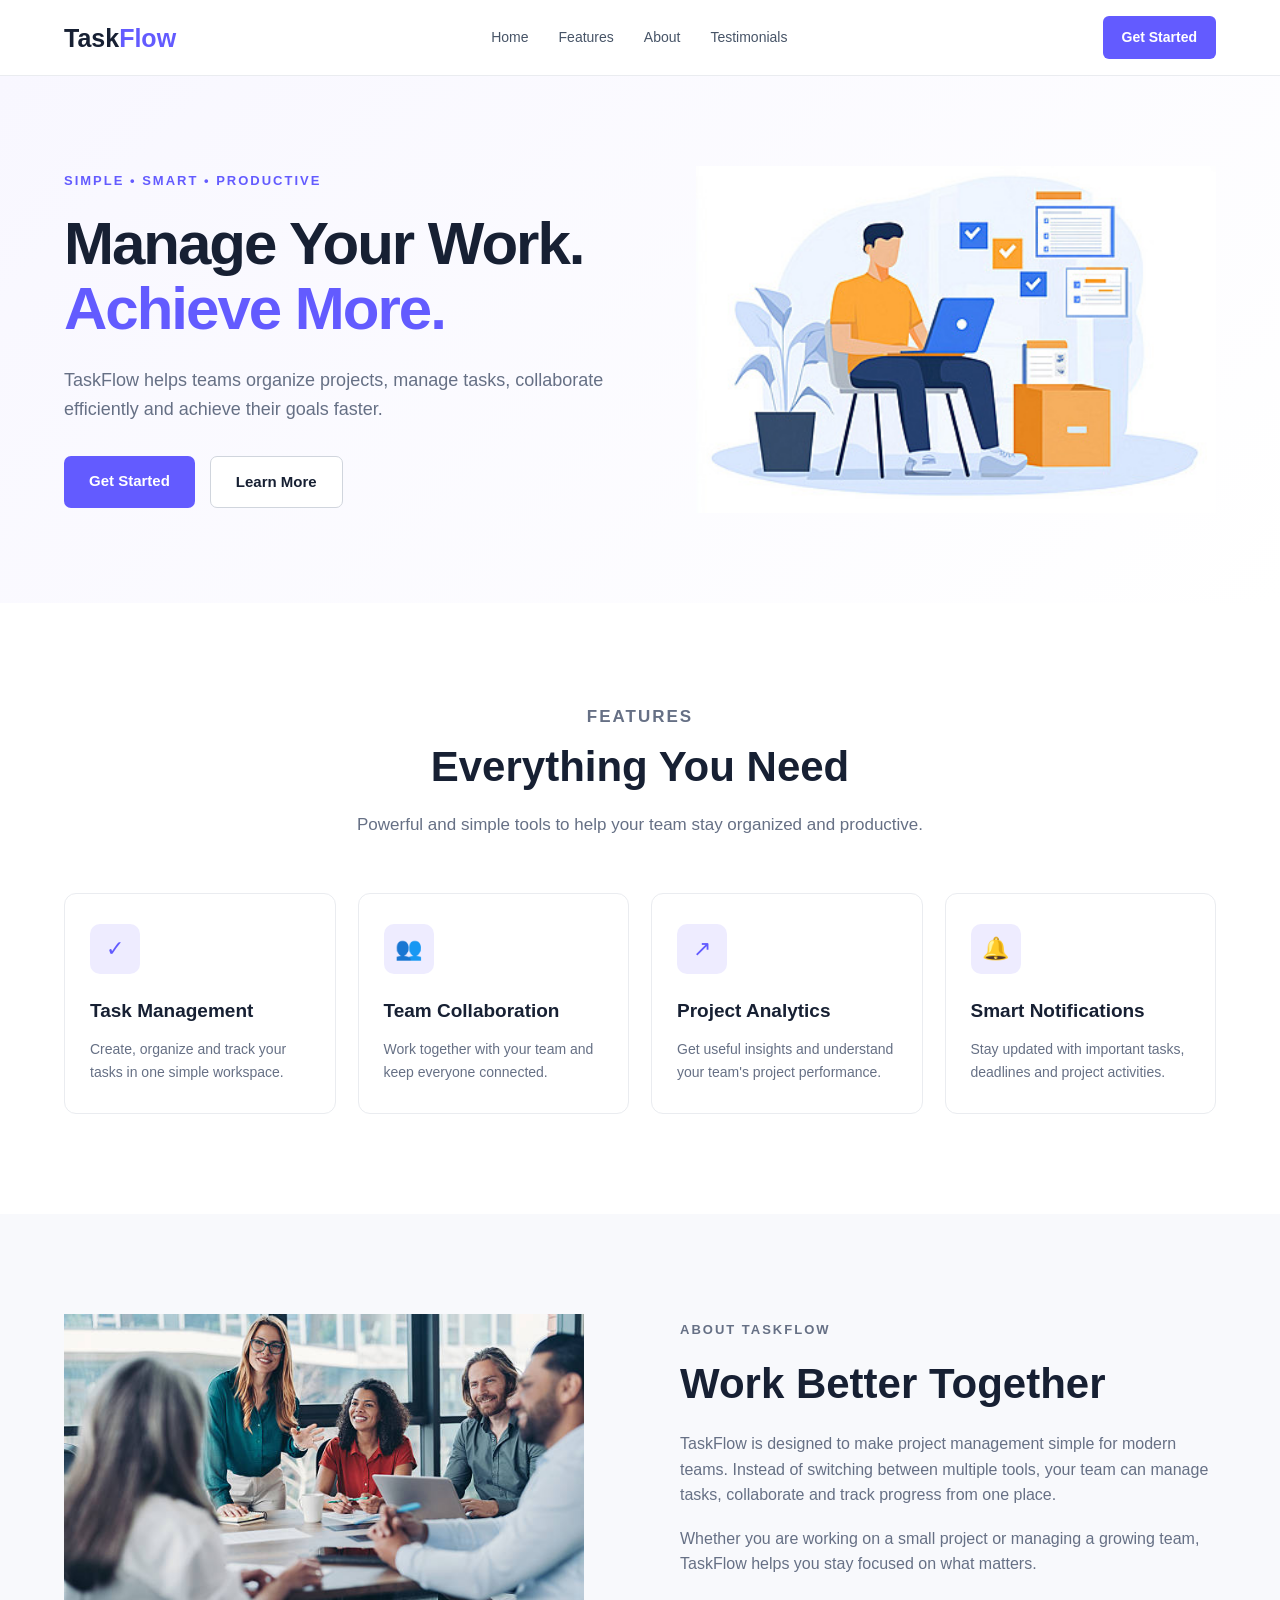
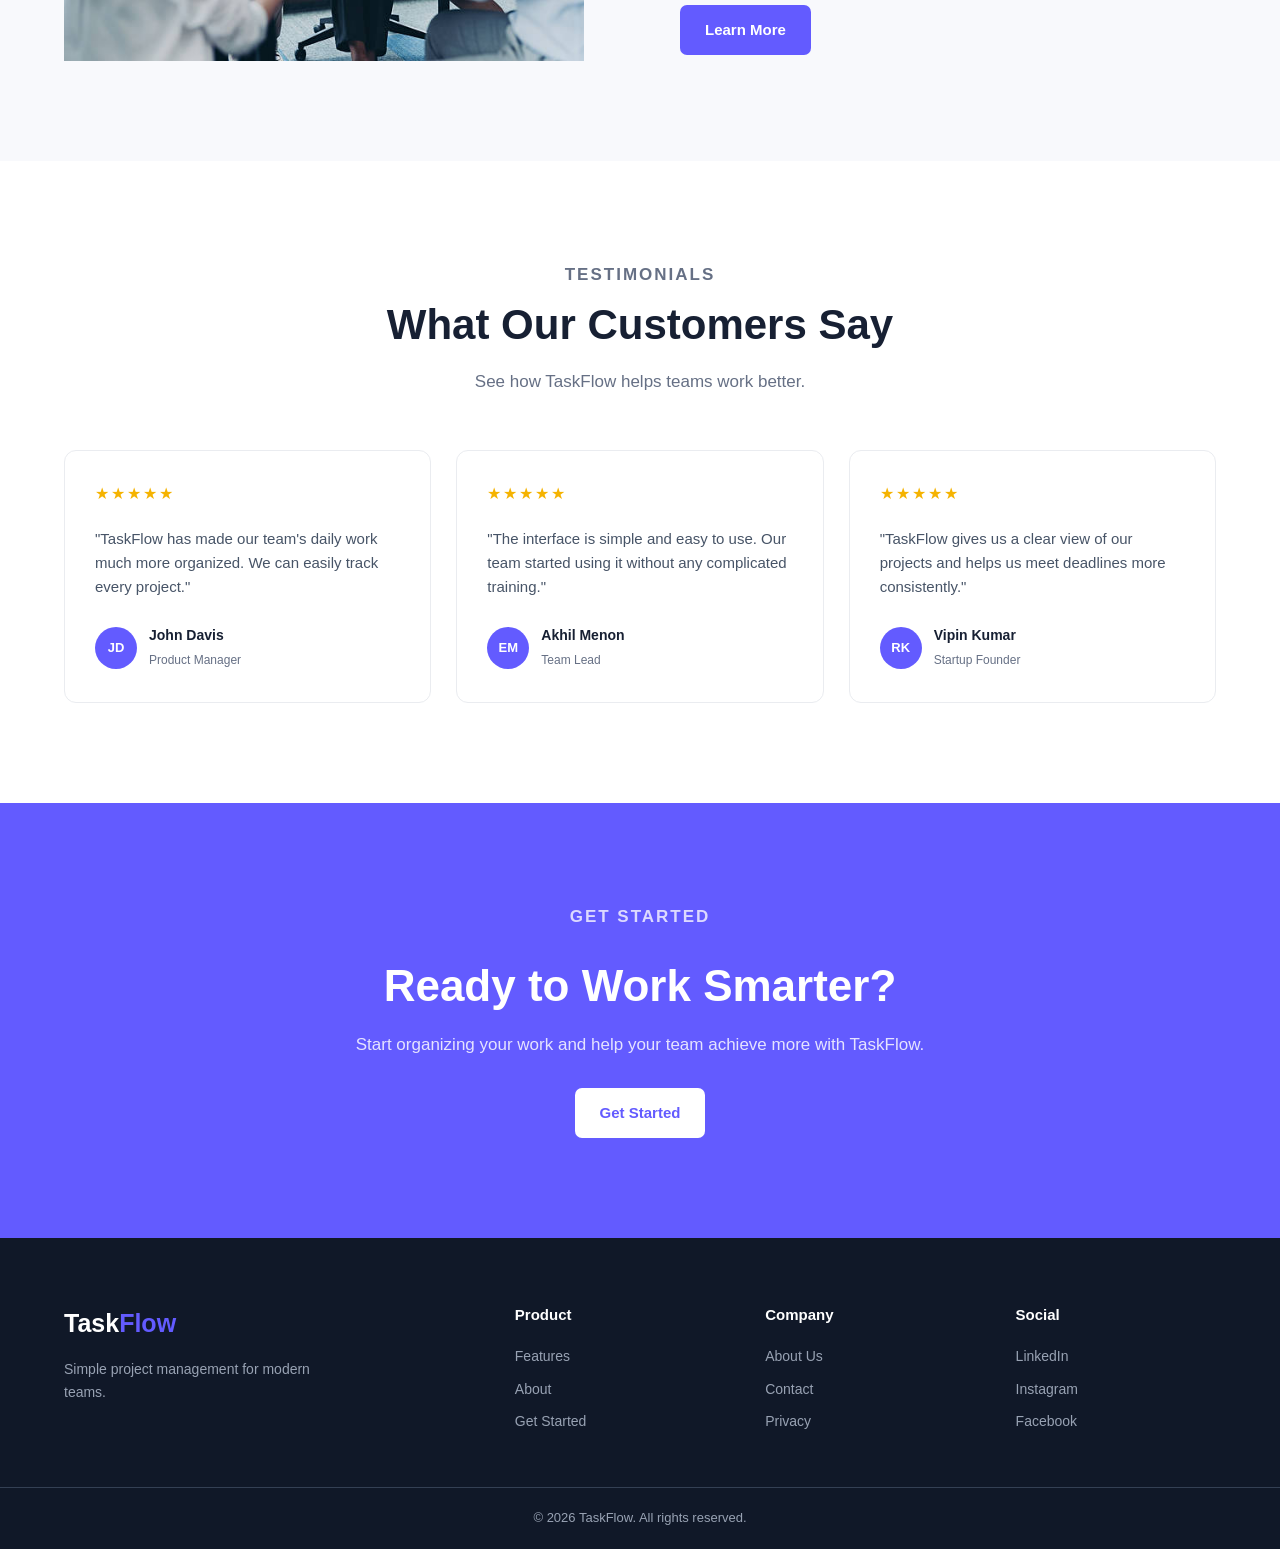
<file: index.html>
<!DOCTYPE html>
<html lang="en">

<head>
    <meta charset="UTF-8">
    <meta name="viewport" content="width=device-width, initial-scale=1.0">

    <meta name="description"
        content="TaskFlow is a simple project management platform that helps teams organize, collaborate and achieve more.">

    <title>TaskFlow - Manage Your Work Smarter</title>

    <link rel="stylesheet" href="style.css">
</head>

<body>
   <!-- NAVBAR -->

    <header class="header">

        <nav class="navbar container">

            <a href="#" class="logo">
                Task<span>Flow</span>
            </a>

            <div class="nav-links">
                <a href="#home">Home</a>
                <a href="#features">Features</a>
                <a href="#about">About</a>
                <a href="#testimonials">Testimonials</a>
            </div>

            <a href="#cta" class="nav-button">
                Get Started
            </a>

        </nav>

    </header>


    <main>

     <!-- HERO -->

        <section class="hero" id="home">

            <div class="container hero-container">

                <div class="hero-content">

                    <p class="hero-label">
                        SIMPLE • SMART • PRODUCTIVE
                    </p>

                    <h1>
                        Manage Your Work.
                        <span>Achieve More.</span>
                    </h1>

                    <p class="hero-description">
                        TaskFlow helps teams organize projects, manage tasks,
                        collaborate efficiently and achieve their goals faster.
                    </p>

                    <div class="hero-buttons">

                        <a href="#cta" class="btn btn-primary">
                            Get Started
                        </a>

                        <a href="#features" class="btn btn-secondary">
                            Learn More
                        </a>

                    </div>

                </div>


                <div class="hero-image">

                    <img src="assets/hero.jpg"
                        alt="Task management dashboard illustration">

                </div>

            </div>

        </section>


       <!-- FEATURES  -->

        <section class="features section" id="features">

            <div class="container">

                <div class="section-heading">

                    <p class="section-label">
                        FEATURES
                    </p>

                    <h2>
                        Everything You Need
                    </h2>

                    <p>
                        Powerful and simple tools to help your team
                        stay organized and productive.
                    </p>

                </div>


                <div class="feature-cards">

                    <!-- Card 1 -->

                    <article class="feature-card">

                        <div class="feature-icon">
                            ✓
                        </div>

                        <h3>
                            Task Management
                        </h3>

                        <p>
                            Create, organize and track your tasks
                            in one simple workspace.
                        </p>

                    </article>


                    <!-- Card 2 -->

                    <article class="feature-card">

                        <div class="feature-icon">
                            👥
                        </div>

                        <h3>
                            Team Collaboration
                        </h3>

                        <p>
                            Work together with your team and
                            keep everyone connected.
                        </p>

                    </article>


                    <!-- Card 3 -->

                    <article class="feature-card">

                        <div class="feature-icon">
                            ↗
                        </div>

                        <h3>
                            Project Analytics
                        </h3>

                        <p>
                            Get useful insights and understand
                            your team's project performance.
                        </p>

                    </article>


                    <!-- Card 4 -->

                    <article class="feature-card">

                        <div class="feature-icon">
                            🔔
                        </div>

                        <h3>
                            Smart Notifications
                        </h3>

                        <p>
                            Stay updated with important tasks,
                            deadlines and project activities.
                        </p>

                    </article>

                </div>

            </div>

        </section>


        <!-- ================= ABOUT ================= -->

        <section class="about section" id="about">

            <div class="container about-container">

                <div class="about-image">

                    <img src="assets/team.jpg"
                        alt="Team collaborating on a project">

                </div>


                <div class="about-content">

                    <p class="section-label">
                        ABOUT TASKFLOW
                    </p>

                    <h2>
                        Work Better Together
                    </h2>

                    <p>
                        TaskFlow is designed to make project management
                        simple for modern teams. Instead of switching
                        between multiple tools, your team can manage
                        tasks, collaborate and track progress from one
                        place.
                    </p>

                    <p>
                        Whether you are working on a small project or
                        managing a growing team, TaskFlow helps you stay
                        focused on what matters.
                    </p>

                    <a href="#cta" class="btn btn-primary">
                        Learn More
                    </a>

                </div>

            </div>

        </section>


         <!-- TESTIMONIALS  -->

        <section class="testimonials section" id="testimonials">

            <div class="container">

                <div class="section-heading">

                    <p class="section-label">
                        TESTIMONIALS
                    </p>

                    <h2>
                        What Our Customers Say
                    </h2>

                    <p>
                        See how TaskFlow helps teams work better.
                    </p>

                </div>


                <div class="testimonial-cards">

                    <!-- Testimonial 1 -->

                    <article class="testimonial-card">

                        <div class="stars">
                            ★★★★★
                        </div>

                        <p>
                            "TaskFlow has made our team's daily
                            work much more organized. We can easily
                            track every project."
                        </p>

                        <div class="customer">

                            <div class="customer-avatar">
                                JD
                            </div>

                            <div>
                                <h4>
                                    John Davis
                                </h4>

                                <span>
                                    Product Manager
                                </span>
                            </div>

                        </div>

                    </article>


                    <!-- Testimonial 2 -->

                    <article class="testimonial-card">

                        <div class="stars">
                            ★★★★★
                        </div>

                        <p>
                            "The interface is simple and easy to use.
                            Our team started using it without any
                            complicated training."
                        </p>

                        <div class="customer">

                            <div class="customer-avatar">
                                EM
                            </div>

                            <div>
                                <h4>
                                    Akhil Menon
                                </h4>

                                <span>
                                    Team Lead
                                </span>
                            </div>

                        </div>

                    </article>


                    <!-- Testimonial 3 -->

                    <article class="testimonial-card">

                        <div class="stars">
                            ★★★★★
                        </div>

                        <p>
                            "TaskFlow gives us a clear view of our
                            projects and helps us meet deadlines
                            more consistently."
                        </p>

                        <div class="customer">

                            <div class="customer-avatar">
                                RK
                            </div>

                            <div>
                                <h4>
                                    Vipin Kumar
                                </h4>

                                <span>
                                    Startup Founder
                                </span>

                            </div>

                        </div>

                    </article>

                </div>

            </div>

        </section>


     <!-- CTA  -->

        <section class="cta section" id="cta">

            <div class="container">

                <div class="cta-content">

                    <p class="section-label">
                        GET STARTED
                    </p>

                    <h2>
                        Ready to Work Smarter?
                    </h2>

                    <p>
                        Start organizing your work and help your
                        team achieve more with TaskFlow.
                    </p>

                    <a href="#" class="btn btn-white">
                        Get Started
                    </a>

                </div>

            </div>

        </section>

    </main>

 <!-- FOOTER  -->

    <footer class="footer">

        <div class="container footer-container">

            <div class="footer-brand">

                <a href="#" class="logo">
                    Task<span>Flow</span>
                </a>

                <p>
                    Simple project management for
                    modern teams.
                </p>

            </div>


            <div class="footer-links">

                <h4>
                    Product
                </h4>

                <a href="#features">
                    Features
                </a>

                <a href="#about">
                    About
                </a>

                <a href="#cta">
                    Get Started
                </a>

            </div>


            <div class="footer-links">

                <h4>
                    Company
                </h4>

                <a href="#">
                    About Us
                </a>

                <a href="#">
                    Contact
                </a>

                <a href="#">
                    Privacy
                </a>

            </div>


            <div class="footer-links">

                <h4>
                    Social
                </h4>

                <a href="#">
                    LinkedIn
                </a>

                <a href="#">
                    Instagram
                </a>

                <a href="#">
                    Facebook
                </a>

            </div>

        </div>


        <div class="footer-bottom">

            <p>
                © 2026 TaskFlow. All rights reserved.
            </p>

        </div>

    </footer>


</body>

</html>
</file>
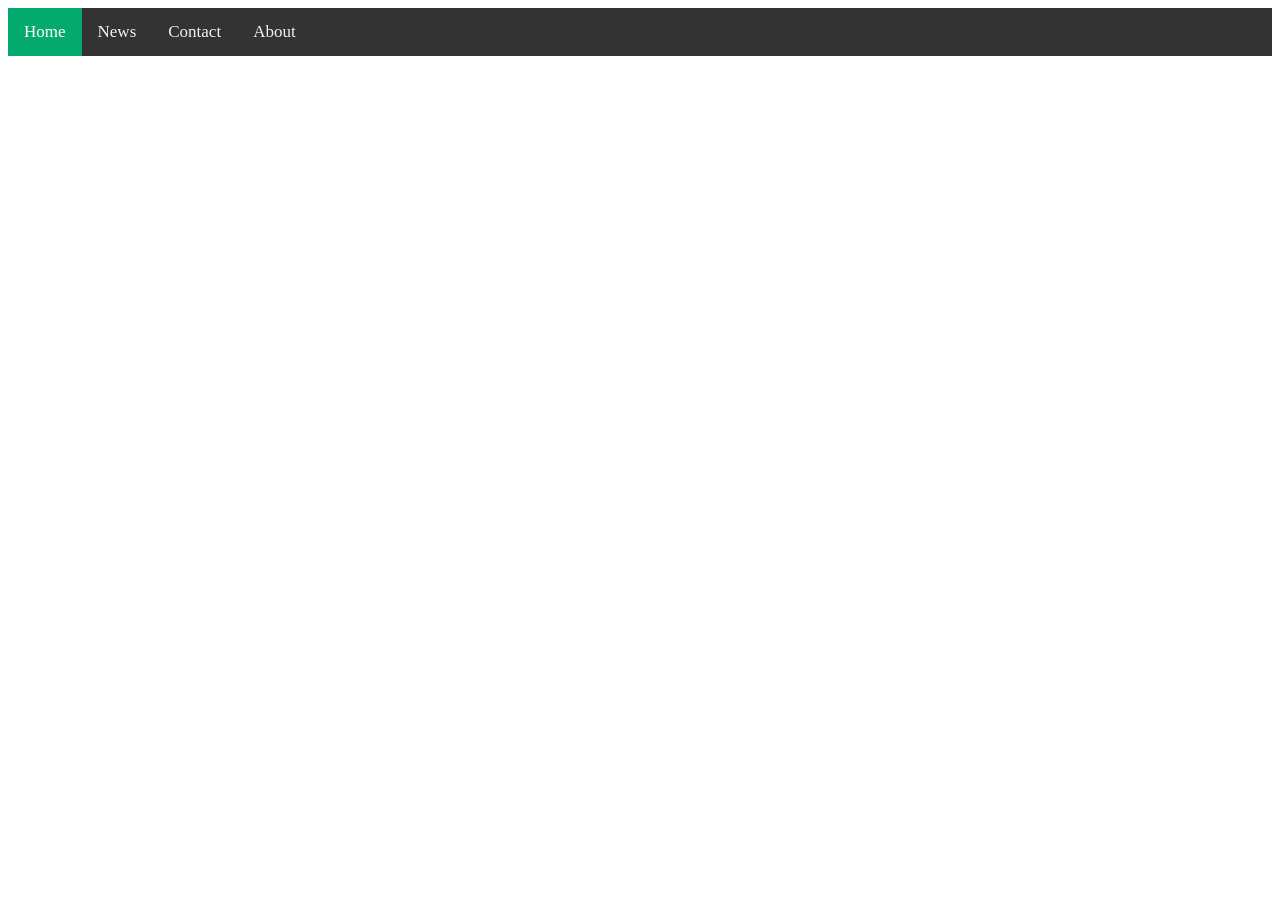
<file: practice/index.html>
<!DOCTYPE html>
<html lang="en">
<head>
    <meta charset="UTF-8">
    <meta name="viewport" content="width=device-width, initial-scale=1.0">
    <title>Document</title>
</head>
<body>
    <style>
        /* Add a black background color to the top navigation */
.topnav {
  background-color: #333;
  overflow: hidden;
}

/* Style the links inside the navigation bar */
.topnav a {
  float: left;
  color: #f2f2f2;
  text-align: center;
  padding: 14px 16px;
  text-decoration: none;
  font-size: 17px;
}

/* Change the color of links on hover */
.topnav a:hover {
  background-color: #ddd;
  color: black;
}

/* Add a color to the active/current link */
.topnav a.active {
  background-color: #04AA6D;
  color: white;
}
    </style>
    <div class="topnav">
  <a class="active" href="#home">Home</a>
  <a href="#news">News</a>
  <a href="#contact">Contact</a>
  <a href="#about">About</a>
</div>
</body>
</html>
</file>
<file: style.css>
* {
    margin: 0;
    padding: 0;
    box-sizing: border-box;
}

html {
    scroll-behavior: smooth;
}

body {
    font-family: Arial, Helvetica, sans-serif;
    color: #172033;
    background-color: #ffffff;
    line-height: 1.6;
}

a {
    text-decoration: none;
    color: inherit;
}

img {
    max-width: 100%;
    display: block;
}


/* =========================
   COMMON
========================= */

.container {
    width: 90%;
    max-width: 1180px;
    margin: 0 auto;
}

.section {
    padding: 100px 0;
}

.section-heading {
    max-width: 650px;
    margin: 0 auto 55px;
    text-align: center;
}

.section-heading h2 {
    font-size: 42px;
    line-height: 1.2;
    margin-bottom: 18px;
}

.section-heading p {
    color: #667085;
    font-size: 17px;
}

.section-label {
    color: #635bff;
    font-size: 13px;
    font-weight: 700;
    letter-spacing: 2px;
    margin-bottom: 12px;
}


/* button */

.btn {
    display: inline-block;
    padding: 13px 25px;
    border-radius: 7px;
    font-size: 15px;
    font-weight: 600;
    transition: 0.3s ease;
}

.btn-primary {
    background-color: #635bff;
    color: #ffffff;
}

.btn-primary:hover {
    background-color: #4b44d1;
    transform: translateY(-2px);
}

.btn-secondary {
    border: 1px solid #d0d5dd;
    color: #172033;
    background-color: #ffffff;
}

.btn-secondary:hover {
    background-color: #f2f4f7;
    transform: translateY(-2px);
}

.btn-white {
    background-color: #ffffff;
    color: #635bff;
}

.btn-white:hover {
    background-color: #f2f4f7;
    transform: translateY(-2px);
}


/* navbar */

.header {
    background-color: #ffffff;
    border-bottom: 1px solid #eaecf0;
    position: sticky;
    top: 0;
    z-index: 1000;
}

.navbar {
    min-height: 75px;
    display: flex;
    align-items: center;
    justify-content: space-between;
}

.logo {
    font-size: 25px;
    font-weight: 800;
    color: #172033;
}

.logo span {
    color: #635bff;
}

.nav-links {
    display: flex;
    align-items: center;
    gap: 30px;
}

.nav-links a {
    font-size: 14px;
    font-weight: 500;
    color: #475467;
    transition: 0.3s ease;
}

.nav-links a:hover {
    color: #635bff;
}

.nav-button {
    padding: 10px 19px;
    background-color: #635bff;
    color: #ffffff;
    border-radius: 6px;
    font-size: 14px;
    font-weight: 600;
    transition: 0.3s ease;
}

.nav-button:hover {
    background-color: #4b44d1;
    transform: translateY(-2px);
}

/* hero */

.hero {
    background: linear-gradient(135deg, #f8f7ff, #ffffff);
    padding: 90px 0;
}

.hero-container {
    display: flex;
    align-items: center;
    justify-content: space-between;
    gap: 60px;
}

.hero-content {
    flex: 1;
}

.hero-label {
    color: #635bff;
    font-size: 13px;
    font-weight: 700;
    letter-spacing: 2px;
    margin-bottom: 20px;
}

.hero h1 {
    max-width: 600px;
    font-size: 60px;
    line-height: 1.08;
    margin-bottom: 25px;
    letter-spacing: -2px;
}

.hero h1 span {
    color: #635bff;
}

.hero-description {
    max-width: 560px;
    color: #667085;
    font-size: 18px;
    margin-bottom: 32px;
}

.hero-buttons {
    display: flex;
    gap: 15px;
    flex-wrap: wrap;
}

.hero-image {
    flex: 1;
}

.hero-image img {
    width: 100%;
    max-width: 520px;
    margin-left: auto;
}


/* features */

.features {
    background-color: #ffffff;
}

.feature-cards {
    display: grid;
    grid-template-columns: repeat(4, 1fr);
    gap: 22px;
}

.feature-card {
    padding: 30px 25px;
    border: 1px solid #eaecf0;
    border-radius: 12px;
    background-color: #ffffff;
    transition: 0.3s ease;
}

.feature-card:hover {
    transform: translateY(-7px);
    box-shadow: 0 15px 35px rgba(16, 24, 40, 0.08);
}

.feature-icon {
    width: 50px;
    height: 50px;
    display: flex;
    align-items: center;
    justify-content: center;
    background-color: #eeecff;
    color: #635bff;
    border-radius: 10px;
    font-size: 22px;
    margin-bottom: 22px;
}

.feature-card h3 {
    font-size: 19px;
    margin-bottom: 12px;
}

.feature-card p {
    color: #667085;
    font-size: 14px;
}


/* about */

.about {
    background-color: #f8f9fc;
}

.about-container {
    display: flex;
    align-items: center;
    gap: 80px;
}

.about-image,
.about-content {
    flex: 1;
}

.about-image img {
    width: 100%;
    max-width: 520px;
}

.about-content h2 {
    font-size: 42px;
    line-height: 1.2;
    margin-bottom: 22px;
}

.about-content p {
    color: #667085;
    margin-bottom: 18px;
}

.about-content .btn {
    margin-top: 10px;
}


/* testimonials */

.testimonials {
    background-color: #ffffff;
}

.testimonial-cards {
    display: grid;
    grid-template-columns: repeat(3, 1fr);
    gap: 25px;
}

.testimonial-card {
    border: 1px solid #eaecf0;
    padding: 30px;
    border-radius: 12px;
    transition: 0.3s ease;
}

.testimonial-card:hover {
    transform: translateY(-5px);
    box-shadow: 0 12px 30px rgba(16, 24, 40, 0.07);
}

.stars {
    color: #f5b301;
    margin-bottom: 20px;
    letter-spacing: 2px;
}

.testimonial-card > p {
    color: #475467;
    font-size: 15px;
    margin-bottom: 25px;
}

.customer {
    display: flex;
    align-items: center;
    gap: 12px;
}

.customer-avatar {
    width: 42px;
    height: 42px;
    border-radius: 50%;
    background-color: #635bff;
    color: #ffffff;
    display: flex;
    align-items: center;
    justify-content: center;
    font-size: 13px;
    font-weight: 700;
}

.customer h4 {
    font-size: 14px;
}

.customer span {
    font-size: 12px;
    color: #667085;
}

/* 
cta */
.cta {
    background-color: #635bff;
    color: #ffffff;
}

.cta-content {
    text-align: center;
    max-width: 700px;
    margin: 0 auto;
}

.cta .section-label {
    color: #dcd9ff;
}

.cta h2 {
    font-size: 44px;
    line-height: 1.2;
    margin-bottom: 18px;
}

.cta p {
    color: #e5e3ff;
    font-size: 17px;
    margin-bottom: 30px;
}


/* footer */

.footer {
    background-color: #101828;
    color: #ffffff;
    padding-top: 65px;
}

.footer-container {
    display: grid;
    grid-template-columns: 2fr 1fr 1fr 1fr;
    gap: 50px;
    padding-bottom: 55px;
}

.footer-brand p {
    max-width: 260px;
    color: #98a2b3;
    font-size: 14px;
    margin-top: 15px;
}

.footer-brand .logo {
    color: #ffffff;
}

.footer-links {
    display: flex;
    flex-direction: column;
    gap: 10px;
}

.footer-links h4 {
    margin-bottom: 8px;
    font-size: 15px;
}

.footer-links a {
    color: #98a2b3;
    font-size: 14px;
    transition: 0.3s ease;
}

.footer-links a:hover {
    color: #ffffff;
}

.footer-bottom {
    border-top: 1px solid #344054;
    text-align: center;
    padding: 20px;
}

.footer-bottom p {
    color: #98a2b3;
    font-size: 13px;
}


/* tablet */

@media (max-width: 992px) {

    .hero h1 {
        font-size: 48px;
    }

    .feature-cards {
        grid-template-columns: repeat(2, 1fr);
    }

    .about-container {
        gap: 45px;
    }

    .testimonial-cards {
        grid-template-columns: repeat(2, 1fr);
    }

    .testimonial-card:last-child {
        grid-column: span 2;
    }

    .footer-container {
        grid-template-columns: 2fr 1fr 1fr;
    }

}
/* 
mobile */

@media (max-width: 768px) {

    .section {
        padding: 70px 0;
    }


    /* Navbar */

    .navbar {
        flex-wrap: wrap;
        gap: 15px;
        padding: 15px 0;
    }

    .nav-links {
        order: 3;
        width: 100%;
        justify-content: center;
        gap: 20px;
        flex-wrap: wrap;
    }

    .nav-button {
        padding: 9px 15px;
    }


    /* Hero */

    .hero {
        padding: 70px 0;
    }

    .hero-container {
        flex-direction: column;
        text-align: center;
    }

    .hero h1 {
        font-size: 43px;
    }

    .hero-description {
        margin-left: auto;
        margin-right: auto;
    }

    .hero-buttons {
        justify-content: center;
    }

    .hero-image img {
        margin: 20px auto 0;
    }


    /* Features */

    .feature-cards {
        grid-template-columns: 1fr;
    }


    /* About */

    .about-container {
        flex-direction: column;
    }

    .about-image {
        order: 1;
    }

    .about-content {
        order: 2;
        text-align: center;
    }

    .about-content h2 {
        font-size: 35px;
    }


    /* Testimonials */

    .testimonial-cards {
        grid-template-columns: 1fr;
    }

    .testimonial-card:last-child {
        grid-column: auto;
    }


    /* CTA */

    .cta h2 {
        font-size: 35px;
    }


    /* Footer */

    .footer-container {
        grid-template-columns: 1fr 1fr;
        gap: 35px;
    }

}


/* mobile */

@media (max-width: 480px) {

    .container {
        width: 92%;
    }

    .hero h1 {
        font-size: 36px;
    }

    .hero-description {
        font-size: 16px;
    }

    .section-heading h2 {
        font-size: 34px;
    }

    .nav-links {
        gap: 12px;
    }

    .nav-links a {
        font-size: 13px;
    }

    .footer-container {
        grid-template-columns: 1fr;
    }

    .footer-brand {
        text-align: center;
    }

    .footer-brand p {
        margin-left: auto;
        margin-right: auto;
    }

    .footer-links {
        text-align: center;
    }

}
</file>
